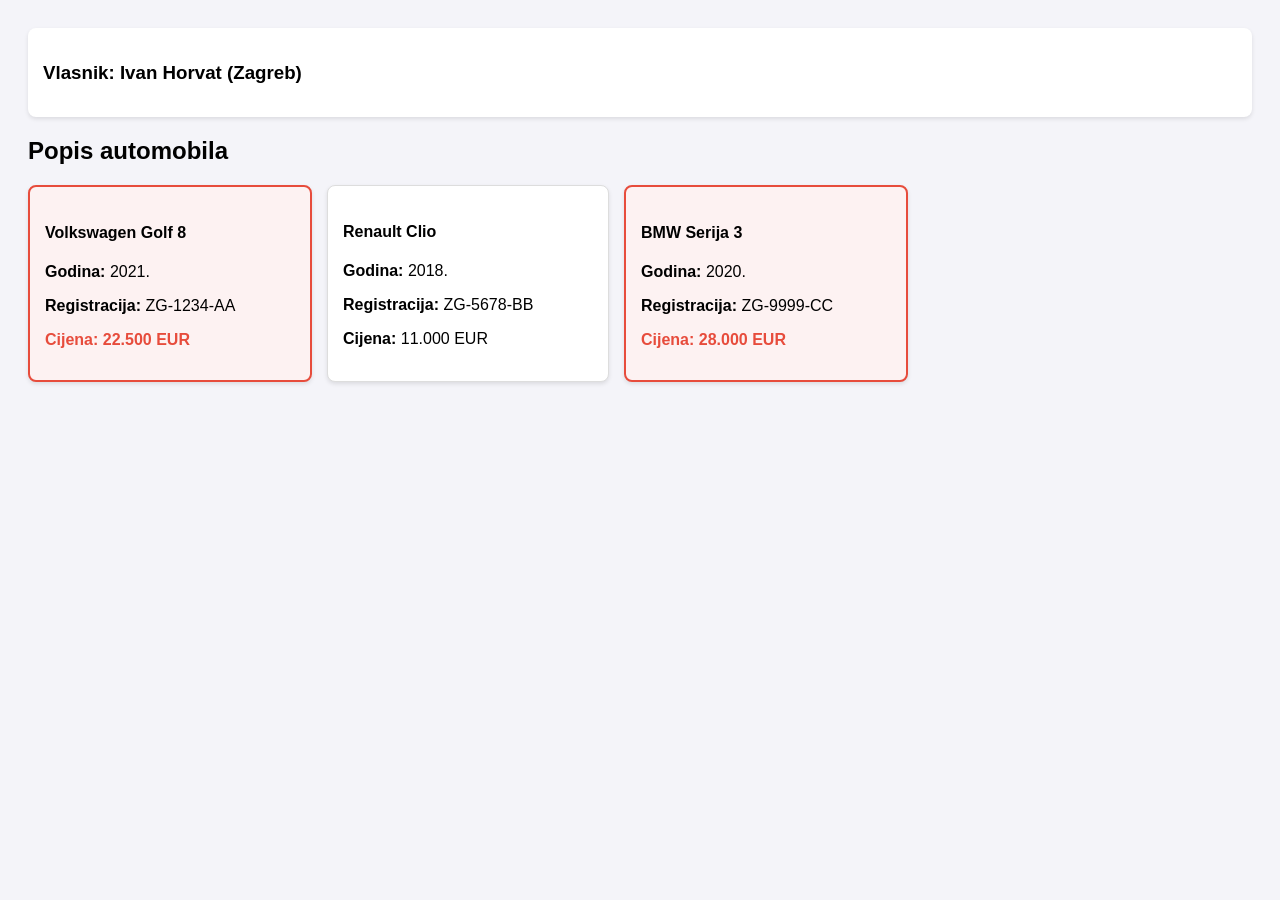
<file: Vježba6-1.html>
<!DOCTYPE html>
<html lang="hr">
<head>
    <meta charset="UTF-8">
    <title>Vježba 6.1 - JSON i Automobili</title>
    <style>
        body {
            font-family: Arial, sans-serif;
            background-color: #f4f4f9;
            padding: 20px;
        }
        .osoba-info {
            background: #fff;
            padding: 15px;
            border-radius: 8px;
            margin-bottom: 20px;
            box-shadow: 0 2px 4px rgba(0,0,0,0.1);
        }
        .kontejner-automobila {
            display: flex;
            gap: 15px;
            flex-wrap: wrap;
        }
        .kartica-automobila {
            background: #fff;
            border: 1px solid #ddd;
            border-radius: 8px;
            padding: 15px;
            width: 250px;
            box-shadow: 0 2px 4px rgba(0,0,0,0.1);
        }
        .skup-automobil {
            border: 2px solid #e74c3c;
            background-color: #fdf2f2;
        }
        .skup-automobil .cijena {
            color: #e74c3c;
            font-weight: bold;
        }
    </style>
</head>
<body>

    <div class="osoba-info" id="osoba">
        </div>

    <h2>Popis automobila</h2>
    <div class="kontejner-automobila" id="automobili">
        </div>

    <script>
        const jsonPodatci = {
            "ime": "Ivan",
            "prezime": "Horvat",
            "grad": "Zagreb",
            "automobili": [
                {
                    "marka": "Volkswagen",
                    "model": "Golf 8",
                    "godinaProizvodnje": 2021,
                    "registracija": "ZG-1234-AA",
                    "cijena": 22500
                },
                {
                    "marka": "Renault",
                    "model": "Clio",
                    "godinaProizvodnje": 2018,
                    "registracija": "ZG-5678-BB",
                    "cijena": 11000
                },
                {
                    "marka": "BMW",
                    "model": "Serija 3",
                    "godinaProizvodnje": 2020,
                    "registracija": "ZG-9999-CC",
                    "cijena": 28000
                }
            ]
        };

        const osobaDiv = document.getElementById("osoba");
        osobaDiv.innerHTML = `<h3>Vlasnik: ${jsonPodatci.ime} ${jsonPodatci.prezime} (${jsonPodatci.grad})</h3>`;

        const kontejner = document.getElementById("automobili");
        
        jsonPodatci.automobili.forEach(auto => {
            let dodatnaKlasa = "";
            if (auto.cijena > 20000) {
                dodatnaKlasa = "skup-automobil";
            }

            const karticaHTML = `
                <div class="kartica-automobila ${dodatnaKlasa}">
                    <h4>${auto.marka} ${auto.model}</h4>
                    <p><strong>Godina:</strong> ${auto.godinaProizvodnje}.</p>
                    <p><strong>Registracija:</strong> ${auto.registracija}</p>
                    <p class="cijena"><strong>Cijena:</strong> ${auto.cijena.toLocaleString('hr-HR')} EUR</p>
                </div>
            `;
            
            kontejner.innerHTML += karticaHTML;
        });
    </script>

</body>
</html>
</file>
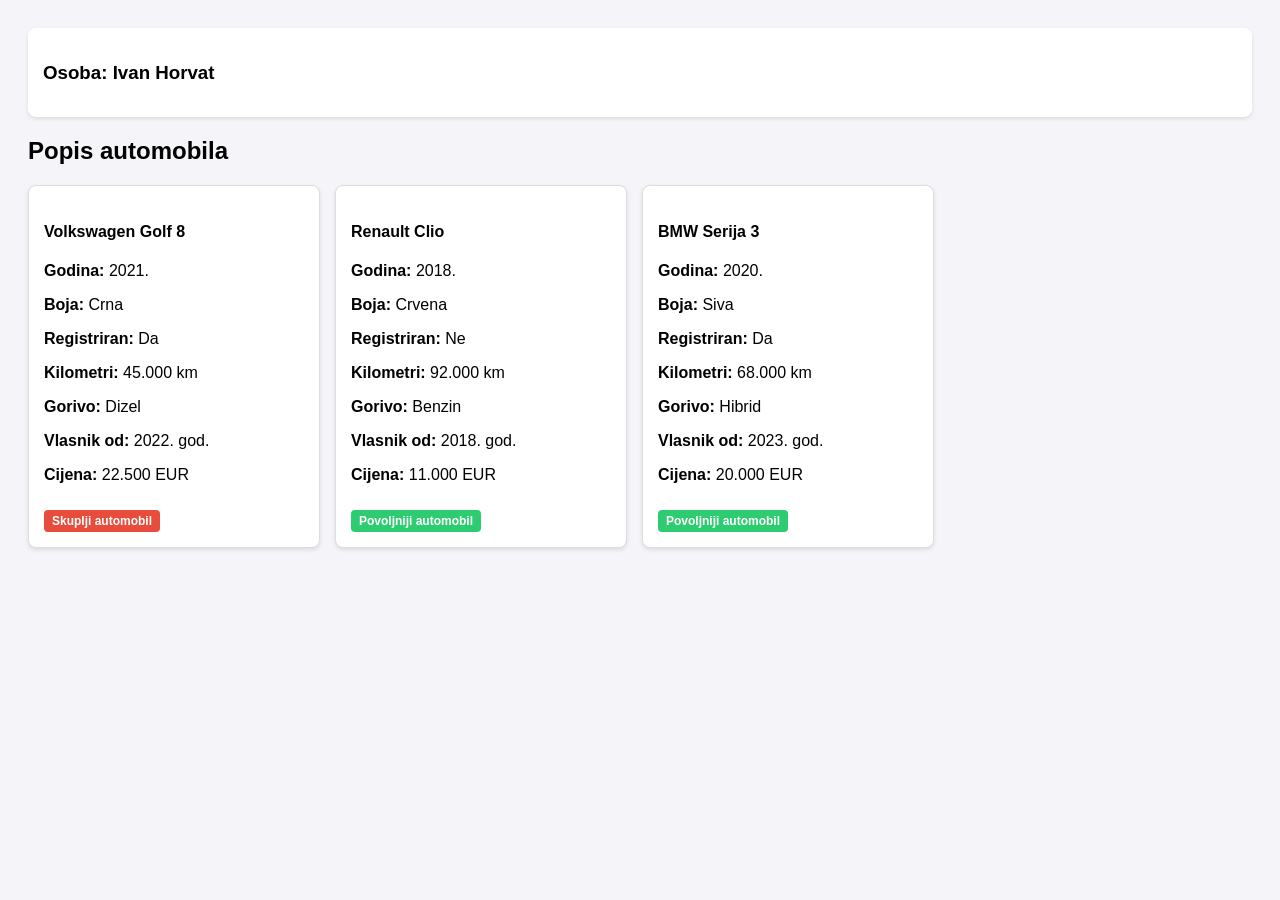
<file: Vježba6-2.html>
<!DOCTYPE html>
<html lang="hr">
<head>
    <meta charset="UTF-8">
    <title>Vježba 6.2 - JSON i Automobili Oznake</title>
    <style>
        body {
            font-family: Arial, sans-serif;
            background-color: #f4f4f9;
            padding: 20px;
        }
        .osoba-info {
            background: #fff;
            padding: 15px;
            border-radius: 8px;
            margin-bottom: 20px;
            box-shadow: 0 2px 4px rgba(0,0,0,0.1);
        }
        .kontejner-automobila {
            display: flex;
            gap: 15px;
            flex-wrap: wrap;
        }
        .kartica-automobila {
            background: #fff;
            border: 1px solid #ddd;
            border-radius: 8px;
            padding: 15px;
            width: 260px;
            box-shadow: 0 2px 4px rgba(0,0,0,0.1);
            position: relative;
        }
        .oznaka {
            display: inline-block;
            padding: 4px 8px;
            font-size: 12px;
            font-weight: bold;
            border-radius: 4px;
            margin-top: 10px;
        }
        .skup {
            background-color: #e74c3c;
            color: white;
        }
        .povoljan {
            background-color: #2ecc71;
            color: white;
        }
    </style>
</head>
<body>

    <div class="osoba-info" id="osoba"></div>

    <h2>Popis automobila</h2>
    <div class="kontejner-automobila" id="automobili"></div>

    <script>
        const jsonPodatci = {
            "ime": "Ivan",
            "prezime": "Horvat",
            "automobili": [
                {
                    "marka": "Volkswagen",
                    "modele": "Golf 8",
                    "godinaProizvodnje": 2021,
                    "boja": "Crna",
                    "registriran": true,
                    "cijena": 22500,
                    "kilometri": 45000,
                    "gorivo": "Dizel",
                    "vlasnik_od": 2022
                },
                {
                    "marka": "Renault",
                    "modele": "Clio",
                    "godinaProizvodnje": 2018,
                    "boja": "Crvena",
                    "registriran": false,
                    "cijena": 11000,
                    "kilometri": 92000,
                    "gorivo": "Benzin",
                    "vlasnik_od": 2018
                },
                {
                    "marka": "BMW",
                    "modele": "Serija 3",
                    "godinaProizvodnje": 2020,
                    "boja": "Siva",
                    "registriran": true,
                    "cijena": 20000, 
                    "kilometri": 68000,
                    "gorivo": "Hibrid",
                    "vlasnik_od": 2023
                }
            ]
        };

        document.getElementById("osoba").innerHTML = `<h3>Osoba: ${jsonPodatci.ime} ${jsonPodatci.prezime}</h3>`;

        const kontejner = document.getElementById("automobili");
        
        jsonPodatci.automobili.forEach(auto => {
            let tekstOznake = "";
            let klasaOznake = "";

            if (auto.cijena > 20000) {
                tekstOznake = "Skuplji automobil";
                klasaOznake = "skup";
            } else {
                tekstOznake = "Povoljniji automobil";
                klasaOznake = "povoljan";
            }

            const karticaHTML = `
                <div class="kartica-automobila">
                    <h4>${auto.marka} ${auto.modele}</h4>
                    <p><strong>Godina:</strong> ${auto.godinaProizvodnje}.</p>
                    <p><strong>Boja:</strong> ${auto.boja}</p>
                    <p><strong>Registriran:</strong> ${auto.registriran ? 'Da' : 'Ne'}</p>
                    <p><strong>Kilometri:</strong> ${auto.kilometri.toLocaleString('hr-HR')} km</p>
                    <p><strong>Gorivo:</strong> ${auto.gorivo}</p>
                    <p><strong>Vlasnik od:</strong> ${auto.vlasnik_od}. god.</p>
                    <p><strong>Cijena:</strong> ${auto.cijena.toLocaleString('hr-HR')} EUR</p>
                    <span class="oznaka ${klasaOznake}">${tekstOznake}</span>
                </div>
            `;
            
            kontejner.innerHTML += karticaHTML;
        });
    </script>

</body>
</html>
</file>
